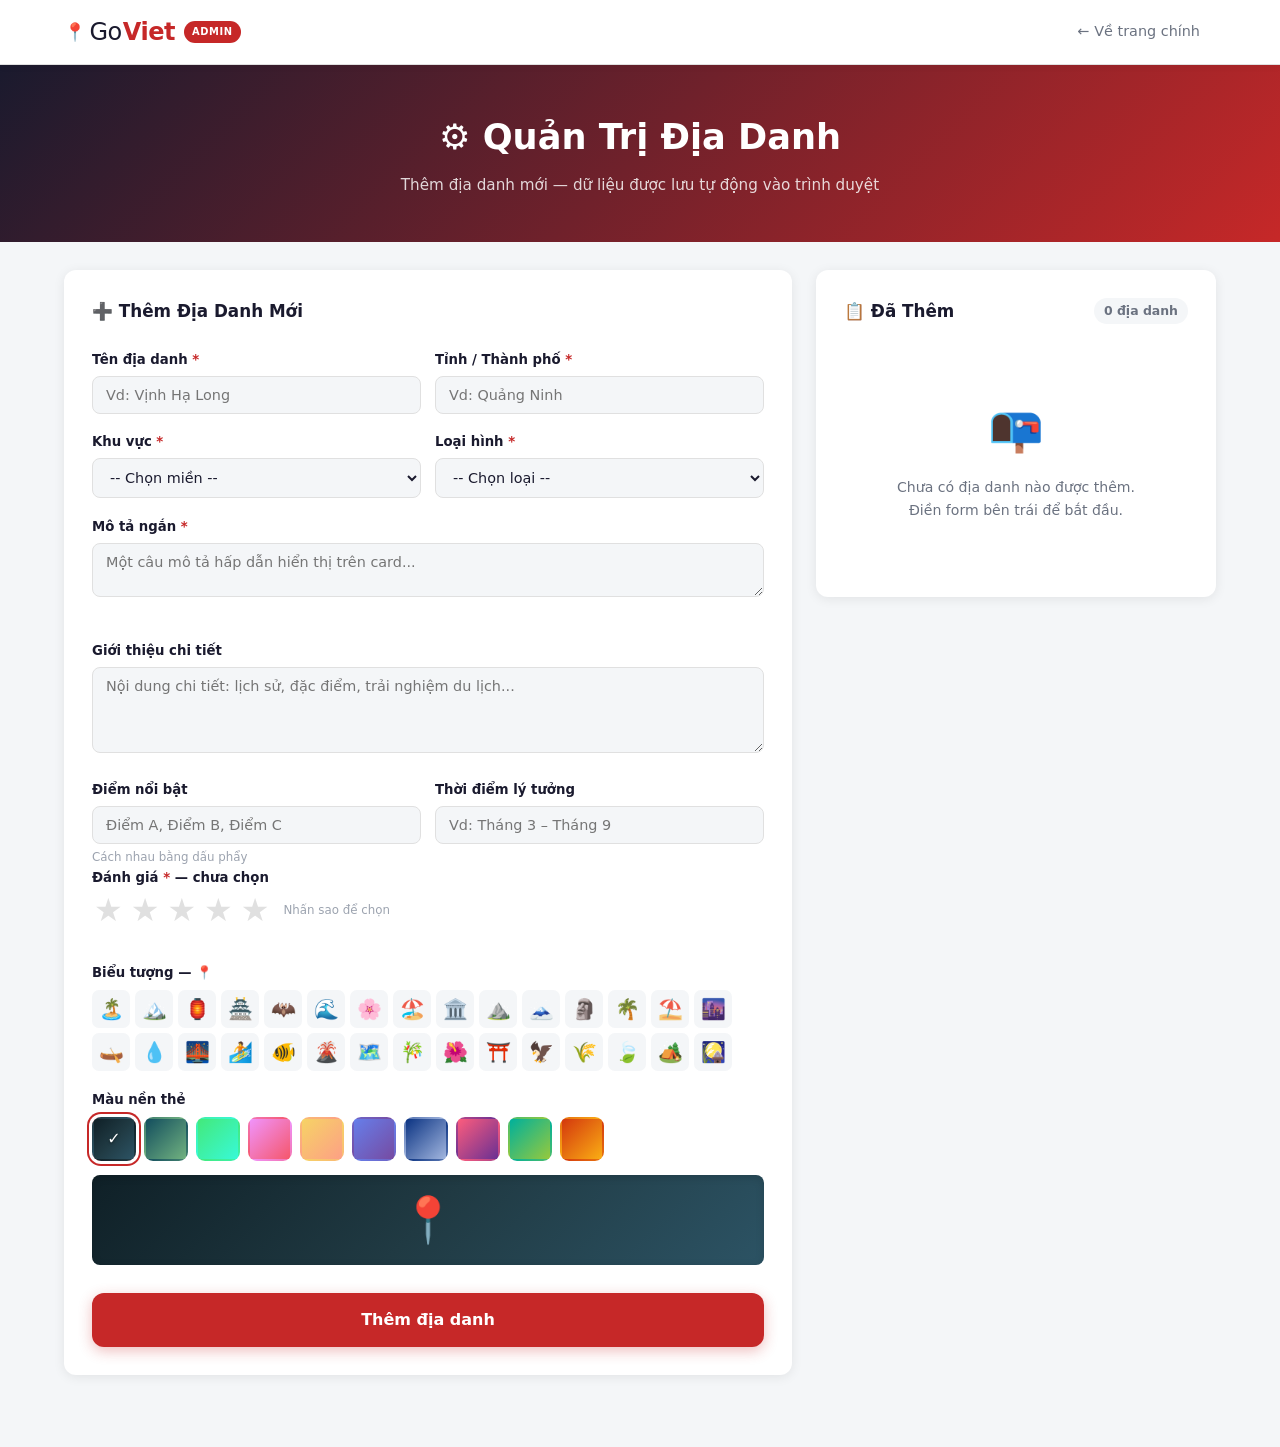
<file: docs/admin.html>
<!DOCTYPE html>
<html lang="vi">
<head>
  <meta charset="UTF-8" />
  <meta name="viewport" content="width=device-width, initial-scale=1.0" />
  <title>GoViet – Quản Trị</title>
  <link rel="stylesheet" href="css/style.css" />
  <link rel="stylesheet" href="css/admin.css" />
</head>
<body>
  <header class="header">
    <nav class="nav">
      <a href="index.html" class="logo">
        <span class="logo-pin">📍</span><span class="logo-go">Go</span><span class="logo-viet">Viet</span>
        <span class="admin-chip">Admin</span>
      </a>
      <a href="index.html" class="btn-back-site">← Về trang chính</a>
    </nav>
  </header>

  <div class="admin-hero">
    <h1>⚙️ Quản Trị Địa Danh</h1>
    <p>Thêm địa danh mới — dữ liệu được lưu tự động vào trình duyệt</p>
  </div>

  <div class="admin-wrap">

    <!-- FORM -->
    <div class="admin-left">
      <div class="panel">
        <h2 class="panel-title">➕ Thêm Địa Danh Mới</h2>
        <form id="addForm" novalidate>
          <div id="formBody"></div>
          <button type="submit" class="btn-submit">Thêm địa danh</button>
        </form>
      </div>
    </div>

    <!-- DANH SÁCH ĐÃ THÊM -->
    <div class="admin-right">
      <div class="panel">
        <div class="panel-title-row">
          <h2 class="panel-title">📋 Đã Thêm</h2>
          <span class="custom-count" id="customCount">0 địa danh</span>
        </div>
        <div id="customList"></div>
      </div>
    </div>

  </div>

  <div class="toast" id="toast"></div>

  <script src="js/data.js"></script>
  <script src="js/admin.js"></script>
</body>
</html>
</file>
<file: docs/css/style.css>
/* ===== VARIABLES ===== */
:root {
  --red: #c62828;
  --red-dark: #8e0000;
  --gold: #f9a825;
  --teal: #00897b;
  --bg: #f4f6f8;
  --surface: #ffffff;
  --border: #e0e0e0;
  --text: #1a1a2e;
  --text-muted: #6b7280;
  --text-light: #9ca3af;
  --shadow: 0 2px 12px rgba(0,0,0,0.08);
  --shadow-hover: 0 8px 30px rgba(0,0,0,0.15);
  --radius: 12px;
  --radius-sm: 8px;
  --radius-lg: 24px;
  --header-h: 64px;
  --ease: 0.25s ease;
}

/* ===== RESET ===== */
*, *::before, *::after { box-sizing: border-box; margin: 0; padding: 0; }
html { scroll-behavior: smooth; }
body {
  font-family: 'Segoe UI', system-ui, -apple-system, sans-serif;
  background: var(--bg);
  color: var(--text);
  line-height: 1.6;
  min-height: 100vh;
  display: flex;
  flex-direction: column;
}
a { text-decoration: none; color: inherit; }
ul { list-style: none; }
button { cursor: pointer; border: none; background: none; font: inherit; }

/* ===== HEADER ===== */
.header {
  position: sticky;
  top: 0;
  z-index: 100;
  background: rgba(255,255,255,0.96);
  backdrop-filter: blur(10px);
  border-bottom: 1px solid var(--border);
  box-shadow: 0 1px 8px rgba(0,0,0,0.06);
}
.nav {
  max-width: 1200px;
  margin: 0 auto;
  padding: 0 24px;
  height: var(--header-h);
  display: flex;
  align-items: center;
  justify-content: space-between;
  gap: 24px;
}
.logo {
  display: flex;
  align-items: center;
  font-size: 1.5rem;
  font-weight: 800;
  letter-spacing: -0.5px;
  gap: 1px;
}
.logo-pin { font-size: 1.1rem; margin-right: 3px; }
.logo-go { color: var(--text); font-weight: 500; }
.logo-viet { color: var(--red); }
.nav-list { display: flex; gap: 4px; }
.nav-link {
  padding: 8px 16px;
  border-radius: var(--radius-sm);
  font-weight: 500;
  color: var(--text-muted);
  font-size: 0.95rem;
  transition: color var(--ease), background var(--ease);
}
.nav-link:hover, .nav-link.active {
  color: var(--red);
  background: rgba(198,40,40,0.07);
}
.hamburger {
  display: none;
  flex-direction: column;
  gap: 5px;
  width: 28px;
  padding: 3px 0;
}
.hamburger span {
  display: block;
  height: 2px;
  background: var(--text);
  border-radius: 2px;
  transition: all var(--ease);
}
.hamburger.open span:nth-child(1) { transform: translateY(7px) rotate(45deg); }
.hamburger.open span:nth-child(2) { opacity: 0; }
.hamburger.open span:nth-child(3) { transform: translateY(-7px) rotate(-45deg); }
.mobile-menu {
  display: none;
  flex-direction: column;
  border-top: 1px solid var(--border);
  padding: 8px 24px 16px;
}
.mobile-menu.open { display: flex; }
.mobile-link {
  padding: 12px 0;
  font-weight: 500;
  color: var(--text-muted);
  border-bottom: 1px solid var(--border);
  transition: color var(--ease);
}
.mobile-link:last-child { border-bottom: none; }
.mobile-link:hover { color: var(--red); }

/* ===== MAIN ===== */
.main { flex: 1; }
.hidden { display: none; }

/* ===== HERO ===== */
.hero {
  background: linear-gradient(135deg, #1a1a2e 0%, #c62828 55%, #f9a825 100%);
  color: white;
  padding: 88px 24px 108px;
  text-align: center;
  position: relative;
  overflow: hidden;
}
.hero::before {
  content: '';
  position: absolute;
  inset: 0;
  background-image: radial-gradient(circle at 25% 60%, rgba(255,255,255,0.04) 0%, transparent 50%),
                    radial-gradient(circle at 75% 30%, rgba(255,255,255,0.04) 0%, transparent 50%);
}
.hero-inner { max-width: 680px; margin: 0 auto; position: relative; }
.hero-badge {
  display: inline-block;
  background: rgba(255,255,255,0.12);
  border: 1px solid rgba(255,255,255,0.25);
  padding: 6px 18px;
  border-radius: 99px;
  font-size: 0.85rem;
  font-weight: 500;
  margin-bottom: 22px;
  letter-spacing: 0.3px;
}
.hero-title {
  font-size: clamp(2rem, 5vw, 3.2rem);
  font-weight: 800;
  line-height: 1.2;
  margin-bottom: 16px;
  letter-spacing: -1px;
}
.hero-title span { color: var(--gold); }
.hero-subtitle {
  font-size: 1.05rem;
  opacity: 0.85;
  margin-bottom: 40px;
  max-width: 480px;
  margin-left: auto;
  margin-right: auto;
}
.hero-search {
  display: flex;
  max-width: 520px;
  margin: 0 auto 36px;
  border-radius: var(--radius-lg);
  overflow: hidden;
  box-shadow: 0 8px 32px rgba(0,0,0,0.25);
}
.hero-search input {
  flex: 1;
  padding: 16px 20px;
  border: none;
  outline: none;
  font-size: 1rem;
  color: var(--text);
}
.hero-search button {
  padding: 16px 26px;
  background: var(--gold);
  color: #1a1a2e;
  font-weight: 700;
  font-size: 0.95rem;
  transition: background var(--ease);
  white-space: nowrap;
}
.hero-search button:hover { background: #f0c800; }
.hero-stats {
  display: flex;
  justify-content: center;
  gap: 44px;
  flex-wrap: wrap;
}
.hero-stat strong {
  display: block;
  font-size: 2rem;
  font-weight: 800;
  color: var(--gold);
  line-height: 1;
}
.hero-stat span { font-size: 0.82rem; opacity: 0.8; margin-top: 4px; display: block; }

/* ===== SECTIONS ===== */
.section {
  max-width: 1200px;
  margin: 0 auto;
  padding: 56px 24px;
}
.section-header {
  display: flex;
  align-items: baseline;
  justify-content: space-between;
  gap: 16px;
  margin-bottom: 32px;
  flex-wrap: wrap;
}
.section-title {
  font-size: 1.75rem;
  font-weight: 800;
  color: var(--text);
  position: relative;
  padding-bottom: 10px;
}
.section-title::after {
  content: '';
  position: absolute;
  bottom: 0; left: 0;
  width: 36px; height: 3px;
  background: var(--red);
  border-radius: 2px;
}
.section-link {
  color: var(--red);
  font-weight: 600;
  font-size: 0.9rem;
  display: flex;
  align-items: center;
  gap: 4px;
  transition: gap var(--ease);
}
.section-link:hover { gap: 8px; }

/* ===== CARD GRID ===== */
.cards-grid {
  display: grid;
  grid-template-columns: repeat(auto-fill, minmax(300px, 1fr));
  gap: 24px;
}
.card {
  background: var(--surface);
  border-radius: var(--radius);
  overflow: hidden;
  box-shadow: var(--shadow);
  transition: transform var(--ease), box-shadow var(--ease);
  cursor: pointer;
  display: flex;
  flex-direction: column;
}
.card:hover { transform: translateY(-5px); box-shadow: var(--shadow-hover); }
.card-img {
  height: 185px;
  display: flex;
  align-items: center;
  justify-content: center;
  font-size: 3.5rem;
  position: relative;
  overflow: hidden;
  background: #e8e8e8;
}
.card-photo {
  position: absolute;
  inset: 0;
  width: 100%;
  height: 100%;
  object-fit: cover;
}
.card-img::after {
  content: '';
  position: absolute;
  inset: 0;
  background: linear-gradient(to top, rgba(0,0,0,0.4) 0%, transparent 60%);
}
.card-emoji { position: relative; z-index: 1; }
.card-badge {
  position: absolute;
  top: 12px; right: 12px;
  background: rgba(255,255,255,0.92);
  padding: 4px 10px;
  border-radius: 99px;
  font-size: 0.73rem;
  font-weight: 700;
  color: var(--text);
  z-index: 1;
}
.card-rating {
  position: absolute;
  bottom: 12px; left: 12px;
  background: rgba(0,0,0,0.55);
  color: white;
  padding: 3px 10px;
  border-radius: 99px;
  font-size: 0.78rem;
  font-weight: 600;
  z-index: 1;
}
.card-body {
  padding: 16px 20px 20px;
  flex: 1;
  display: flex;
  flex-direction: column;
}
.card-meta { display: flex; gap: 6px; margin-bottom: 8px; flex-wrap: wrap; }
.tag {
  padding: 3px 10px;
  border-radius: 99px;
  font-size: 0.72rem;
  font-weight: 700;
  letter-spacing: 0.2px;
}
.tag-region { background: rgba(198,40,40,0.1); color: var(--red); }
.tag-category { background: rgba(0,137,123,0.1); color: var(--teal); }
.card-name {
  font-size: 1.08rem;
  font-weight: 700;
  margin-bottom: 5px;
  color: var(--text);
  line-height: 1.3;
}
.card-province {
  font-size: 0.8rem;
  color: var(--text-muted);
  margin-bottom: 10px;
}
.card-desc {
  font-size: 0.87rem;
  color: var(--text-muted);
  line-height: 1.65;
  flex: 1;
  display: -webkit-box;
  -webkit-line-clamp: 3;
  -webkit-box-orient: vertical;
  overflow: hidden;
}
.card-footer {
  margin-top: 14px;
  padding-top: 12px;
  border-top: 1px solid var(--border);
  display: flex;
  align-items: center;
  justify-content: space-between;
}
.card-time { font-size: 0.76rem; color: var(--text-light); }
.btn-explore {
  padding: 6px 14px;
  background: var(--red);
  color: white;
  border-radius: 6px;
  font-size: 0.8rem;
  font-weight: 600;
  transition: background var(--ease);
}
.btn-explore:hover { background: var(--red-dark); }

/* ===== DESTINATIONS PAGE ===== */
.dest-header {
  background: linear-gradient(135deg, #1a1a2e, #c62828);
  color: white;
  padding: 52px 24px;
  text-align: center;
}
.dest-header h1 {
  font-size: clamp(1.8rem, 4vw, 2.6rem);
  font-weight: 800;
  margin-bottom: 8px;
}
.dest-header p { opacity: 0.82; font-size: 1rem; }

/* ===== FILTER BAR ===== */
.filter-bar {
  background: white;
  border-bottom: 1px solid var(--border);
  position: sticky;
  top: var(--header-h);
  z-index: 50;
  box-shadow: 0 2px 8px rgba(0,0,0,0.05);
}
.filter-inner {
  max-width: 1200px;
  margin: 0 auto;
  padding: 14px 24px;
  display: flex;
  gap: 10px;
  flex-wrap: wrap;
  align-items: center;
}
.search-wrap { flex: 1; min-width: 200px; position: relative; }
.search-wrap input {
  width: 100%;
  padding: 10px 38px 10px 14px;
  border: 1.5px solid var(--border);
  border-radius: var(--radius-sm);
  font-size: 0.92rem;
  outline: none;
  transition: border-color var(--ease), background var(--ease);
  background: var(--bg);
  color: var(--text);
}
.search-wrap input:focus { border-color: var(--red); background: white; }
.search-clear {
  position: absolute;
  right: 10px; top: 50%;
  transform: translateY(-50%);
  color: var(--text-light);
  font-size: 1rem;
  line-height: 1;
  display: none;
  padding: 2px;
  transition: color var(--ease);
}
.search-clear:hover { color: var(--red); }
.search-clear.visible { display: block; }
.filter-select {
  padding: 10px 12px;
  border: 1.5px solid var(--border);
  border-radius: var(--radius-sm);
  font-size: 0.88rem;
  outline: none;
  background: var(--bg);
  color: var(--text);
  cursor: pointer;
  transition: border-color var(--ease);
  min-width: 130px;
}
.filter-select:focus { border-color: var(--red); background: white; }

/* ===== RESULTS BAR ===== */
.results-bar {
  max-width: 1200px;
  margin: 0 auto;
  padding: 16px 24px 0;
  display: flex;
  align-items: center;
  justify-content: space-between;
  flex-wrap: wrap;
  gap: 8px;
}
.results-count { font-size: 0.88rem; color: var(--text-muted); }
.results-count strong { color: var(--text); }
.btn-reset {
  font-size: 0.82rem;
  color: var(--red);
  font-weight: 600;
  text-decoration: underline;
}

/* ===== EMPTY STATE ===== */
.empty {
  text-align: center;
  padding: 80px 24px;
  color: var(--text-muted);
}
.empty-icon { font-size: 4rem; margin-bottom: 16px; }
.empty h3 { font-size: 1.25rem; font-weight: 700; color: var(--text); margin-bottom: 8px; }
.empty p { font-size: 0.9rem; }

/* ===== PAGINATION ===== */
.pagination {
  display: flex;
  justify-content: center;
  align-items: center;
  gap: 6px;
  padding: 40px 24px;
  flex-wrap: wrap;
}
.page-btn {
  min-width: 40px;
  height: 40px;
  padding: 0 12px;
  display: flex;
  align-items: center;
  justify-content: center;
  border-radius: var(--radius-sm);
  font-size: 0.9rem;
  font-weight: 600;
  color: var(--text-muted);
  background: white;
  border: 1.5px solid var(--border);
  cursor: pointer;
  transition: all var(--ease);
}
.page-btn:hover:not(:disabled) { border-color: var(--red); color: var(--red); }
.page-btn.active { background: var(--red); color: white; border-color: var(--red); }
.page-btn:disabled { opacity: 0.38; cursor: not-allowed; }
.page-ellipsis {
  min-width: 40px; height: 40px;
  display: flex; align-items: center; justify-content: center;
  color: var(--text-light); font-size: 0.9rem;
}

/* ===== DETAIL VIEW ===== */
.detail-hero {
  min-height: 300px;
  display: flex;
  align-items: flex-end;
  padding: 0 24px 36px;
  position: relative;
  overflow: hidden;
  background: #1a1a2e;
}
.detail-hero-img {
  position: absolute;
  inset: 0;
  width: 100%;
  height: 100%;
  object-fit: cover;
  opacity: 0.75;
}
.detail-gallery {
  display: flex;
  gap: 8px;
  padding: 8px 24px;
  background: #111;
  overflow-x: auto;
  scrollbar-width: thin;
}
.gallery-img {
  height: 90px;
  width: 140px;
  object-fit: cover;
  border-radius: 6px;
  flex-shrink: 0;
  cursor: pointer;
  opacity: 0.75;
  transition: opacity 0.2s;
}
.gallery-img:hover { opacity: 1; }
.detail-hero::after {
  content: '';
  position: absolute;
  inset: 0;
  background: linear-gradient(to top, rgba(0,0,0,0.55) 0%, rgba(0,0,0,0.1) 60%, transparent 100%);
}
.detail-hero-inner {
  max-width: 900px;
  margin: 0 auto;
  width: 100%;
  position: relative;
  z-index: 1;
  padding-top: 80px;
}
.detail-emoji {
  font-size: 3.5rem;
  line-height: 1;
  margin-bottom: 10px;
  filter: drop-shadow(0 2px 8px rgba(0,0,0,0.3));
}
.detail-name {
  font-size: clamp(1.8rem, 4vw, 2.8rem);
  font-weight: 800;
  color: white;
  text-shadow: 0 2px 12px rgba(0,0,0,0.4);
  margin-bottom: 8px;
  line-height: 1.2;
}
.detail-province { color: rgba(255,255,255,0.85); font-size: 1rem; }
.detail-body {
  max-width: 900px;
  margin: 0 auto;
  padding: 36px 24px 72px;
}
.back-btn {
  display: inline-flex;
  align-items: center;
  gap: 6px;
  color: var(--red);
  font-weight: 600;
  font-size: 0.9rem;
  margin-bottom: 28px;
  padding: 8px 0;
  transition: gap var(--ease);
}
.back-btn:hover { gap: 10px; }
.detail-info-grid {
  display: grid;
  grid-template-columns: repeat(auto-fill, minmax(190px, 1fr));
  gap: 14px;
  margin-bottom: 36px;
}
.info-card {
  background: white;
  border-radius: var(--radius);
  padding: 18px 16px;
  box-shadow: var(--shadow);
  text-align: center;
}
.info-card-icon { font-size: 1.6rem; margin-bottom: 6px; }
.info-card-label {
  font-size: 0.72rem;
  text-transform: uppercase;
  letter-spacing: 0.8px;
  color: var(--text-light);
  margin-bottom: 5px;
  font-weight: 600;
}
.info-card-value { font-size: 0.92rem; font-weight: 700; color: var(--text); }
.detail-section { margin-bottom: 32px; }
.detail-section-title {
  font-size: 1.15rem;
  font-weight: 700;
  margin-bottom: 14px;
  color: var(--text);
  display: flex;
  align-items: center;
  gap: 8px;
}
.detail-section-title::before {
  content: '';
  width: 4px; height: 18px;
  background: var(--red);
  border-radius: 2px;
  display: inline-block;
  flex-shrink: 0;
}
.detail-desc {
  font-size: 0.97rem;
  line-height: 1.85;
  color: var(--text-muted);
  white-space: pre-line;
}
.highlights-list { display: flex; flex-wrap: wrap; gap: 10px; }
.highlight-item {
  padding: 8px 16px;
  background: rgba(198,40,40,0.06);
  border: 1.5px solid rgba(198,40,40,0.18);
  border-radius: 99px;
  font-size: 0.86rem;
  font-weight: 600;
  color: var(--red);
}
.related-grid {
  display: grid;
  grid-template-columns: repeat(auto-fill, minmax(260px, 1fr));
  gap: 20px;
}

/* ===== ABOUT PAGE ===== */
.about-hero {
  background: linear-gradient(135deg, #1a1a2e, #c62828);
  color: white;
  padding: 64px 24px;
  text-align: center;
}
.about-hero h1 { font-size: clamp(2rem, 5vw, 3rem); font-weight: 800; margin-bottom: 12px; }
.about-hero p { opacity: 0.85; max-width: 500px; margin: 0 auto; font-size: 1rem; }
.about-body { max-width: 800px; margin: 0 auto; padding: 52px 24px; }
.about-card {
  background: white;
  border-radius: var(--radius);
  padding: 28px 32px;
  box-shadow: var(--shadow);
  margin-bottom: 20px;
}
.about-card h2 {
  font-size: 1.15rem;
  font-weight: 700;
  margin-bottom: 14px;
  color: var(--text);
  display: flex;
  align-items: center;
  gap: 10px;
}
.about-card p {
  color: var(--text-muted);
  line-height: 1.8;
  margin-bottom: 10px;
  font-size: 0.95rem;
}
.about-card p:last-child { margin-bottom: 0; }
.tech-list { display: flex; flex-wrap: wrap; gap: 8px; margin-top: 14px; }
.tech-badge {
  padding: 6px 14px;
  border-radius: 99px;
  font-size: 0.8rem;
  font-weight: 600;
  background: var(--bg);
  border: 1.5px solid var(--border);
  color: var(--text);
}

/* ===== FOOTER ===== */
.footer {
  background: #1a1a2e;
  color: rgba(255,255,255,0.65);
  text-align: center;
  padding: 32px 24px;
}
.footer-inner {}
.footer-brand {
  display: flex;
  align-items: center;
  justify-content: center;
  gap: 1px;
  font-size: 1.4rem;
  font-weight: 800;
  margin-bottom: 8px;
}
.footer .logo-go { color: rgba(255,255,255,0.9); font-weight: 500; }
.footer .logo-viet { color: var(--gold); }
.footer-tagline { font-size: 0.88rem; margin-bottom: 6px; }
.footer-copy { font-size: 0.78rem; opacity: 0.55; }
.footer-admin-link {
  display: inline-block;
  margin-top: 12px;
  font-size: 0.76rem;
  color: rgba(255,255,255,0.25);
  transition: color var(--ease);
}
.footer-admin-link:hover { color: rgba(255,255,255,0.65); }

/* ===== LIGHTBOX ===== */
.lightbox {
  position: fixed;
  inset: 0;
  background: rgba(0,0,0,0.92);
  z-index: 999;
  display: flex;
  align-items: center;
  justify-content: center;
}
.lightbox.hidden { display: none; }
.lightbox-img {
  max-width: 90vw;
  max-height: 88vh;
  object-fit: contain;
  border-radius: 6px;
  display: block;
}
.lightbox-close {
  position: absolute;
  top: 16px; right: 20px;
  color: white;
  font-size: 1.4rem;
  background: rgba(255,255,255,0.15);
  border-radius: 50%;
  width: 42px; height: 42px;
  display: flex; align-items: center; justify-content: center;
  transition: background var(--ease);
}
.lightbox-close:hover { background: rgba(255,255,255,0.3); }
.lightbox-prev, .lightbox-next {
  position: absolute;
  top: 50%; transform: translateY(-50%);
  color: white;
  font-size: 2.5rem;
  background: rgba(255,255,255,0.12);
  border-radius: 50%;
  width: 52px; height: 52px;
  display: flex; align-items: center; justify-content: center;
  transition: background var(--ease);
}
.lightbox-prev { left: 16px; }
.lightbox-next { right: 16px; }
.lightbox-prev:hover, .lightbox-next:hover { background: rgba(255,255,255,0.28); }

/* ===== RESPONSIVE ===== */
@media (max-width: 768px) {
  .nav-list { display: none; }
  .hamburger { display: flex; }
  .hero { padding: 60px 16px 80px; }
  .hero-stats { gap: 28px; }
  .hero-stat strong { font-size: 1.6rem; }
  .section { padding: 36px 16px; }
  .dest-header { padding: 36px 16px; }
  .filter-inner { padding: 12px 16px; }
  .results-bar { padding: 12px 16px 0; }
  .detail-hero { padding: 0 16px 28px; min-height: 250px; }
  .detail-body { padding: 24px 16px 56px; }
  .cards-grid { grid-template-columns: 1fr; }
  .detail-info-grid { grid-template-columns: repeat(2, 1fr); }
  .about-card { padding: 22px 20px; }
  .about-body { padding: 36px 16px; }
}

@media (max-width: 480px) {
  .hero-search { flex-direction: column; border-radius: var(--radius); }
  .hero-search input { border-radius: var(--radius) var(--radius) 0 0; }
  .hero-search button { border-radius: 0 0 var(--radius) var(--radius); }
  .filter-inner { gap: 8px; }
  .filter-select { min-width: unset; flex: 1; }
}
</file>
<file: docs/css/admin.css>
/* ===== ADMIN HEADER ===== */
.admin-chip {
  background: var(--red);
  color: white;
  font-size: 0.62rem;
  font-weight: 700;
  padding: 2px 8px;
  border-radius: 99px;
  letter-spacing: 0.6px;
  text-transform: uppercase;
  margin-left: 8px;
  vertical-align: middle;
  line-height: 1.8;
}
.btn-back-site {
  padding: 8px 16px;
  border-radius: var(--radius-sm);
  font-size: 0.9rem;
  font-weight: 500;
  color: var(--text-muted);
  transition: color var(--ease), background var(--ease);
}
.btn-back-site:hover { color: var(--red); background: rgba(198,40,40,0.07); }

/* ===== ADMIN HERO ===== */
.admin-hero {
  background: linear-gradient(135deg, #1a1a2e, #c62828);
  color: white;
  padding: 44px 24px;
  text-align: center;
}
.admin-hero h1 { font-size: clamp(1.6rem, 3.5vw, 2.2rem); font-weight: 800; margin-bottom: 8px; }
.admin-hero p { opacity: 0.82; font-size: 0.95rem; }

/* ===== LAYOUT ===== */
.admin-wrap {
  max-width: 1200px;
  margin: 28px auto 72px;
  padding: 0 24px;
  display: grid;
  grid-template-columns: 1fr 400px;
  gap: 24px;
  align-items: start;
}
.panel {
  background: white;
  border-radius: var(--radius);
  padding: 28px;
  box-shadow: var(--shadow);
}
.panel-title {
  font-size: 1.05rem;
  font-weight: 700;
  color: var(--text);
  margin-bottom: 24px;
  display: flex;
  align-items: center;
  gap: 8px;
}
.panel-title-row {
  display: flex;
  align-items: center;
  justify-content: space-between;
  margin-bottom: 20px;
}
.panel-title-row .panel-title { margin-bottom: 0; }
.custom-count {
  font-size: 0.78rem;
  color: var(--text-muted);
  background: var(--bg);
  padding: 3px 10px;
  border-radius: 99px;
  font-weight: 600;
}

/* ===== FORM GROUPS ===== */
.fg { margin-bottom: 18px; }
.fg-row {
  display: grid;
  grid-template-columns: 1fr 1fr;
  gap: 14px;
}
.fg-row .fg { margin-bottom: 0; }
.fg label {
  display: block;
  font-size: 0.83rem;
  font-weight: 600;
  color: var(--text);
  margin-bottom: 6px;
}
.fg label em { color: var(--red); font-style: normal; }
.fg input[type="text"],
.fg textarea,
.fg select {
  width: 100%;
  padding: 10px 13px;
  border: 1.5px solid var(--border);
  border-radius: var(--radius-sm);
  font-size: 0.9rem;
  font-family: inherit;
  color: var(--text);
  background: var(--bg);
  outline: none;
  transition: border-color var(--ease), background var(--ease);
  resize: vertical;
}
.fg input:focus,
.fg textarea:focus,
.fg select:focus { border-color: var(--red); background: white; }
.fg small {
  display: block;
  font-size: 0.74rem;
  color: var(--text-light);
  margin-top: 4px;
}
.ferr {
  display: block;
  font-size: 0.76rem;
  color: var(--red);
  margin-top: 4px;
  min-height: 1.1em;
  font-weight: 500;
}

/* ===== STAR RATING ===== */
.star-row {
  display: flex;
  align-items: center;
  gap: 4px;
  margin-top: 6px;
}
.star {
  font-size: 2rem;
  color: var(--border);
  line-height: 1;
  transition: color var(--ease), transform var(--ease);
  padding: 0 2px;
}
.star.on, .star.hov { color: var(--gold); transform: scale(1.12); }
.star-hint { font-size: 0.74rem; color: var(--text-light); margin-left: 8px; }

/* ===== EMOJI GRID ===== */
.emoji-grid {
  display: flex;
  flex-wrap: wrap;
  gap: 5px;
  margin-top: 7px;
}
.ep {
  width: 38px; height: 38px;
  font-size: 1.25rem;
  border-radius: 7px;
  border: 2px solid transparent;
  background: var(--bg);
  cursor: pointer;
  display: flex;
  align-items: center;
  justify-content: center;
  transition: all var(--ease);
}
.ep:hover { border-color: rgba(198,40,40,0.4); background: rgba(198,40,40,0.05); }
.ep.active { border-color: var(--red); background: rgba(198,40,40,0.08); }

/* ===== GRADIENT SWATCHES ===== */
.grad-grid {
  display: flex;
  flex-wrap: wrap;
  gap: 8px;
  margin-top: 7px;
  margin-bottom: 14px;
}
.gp {
  width: 44px; height: 44px;
  border-radius: 9px;
  border: 2.5px solid transparent;
  cursor: pointer;
  font-size: 1rem;
  font-weight: 700;
  color: white;
  text-shadow: 0 1px 3px rgba(0,0,0,0.5);
  transition: transform var(--ease), box-shadow var(--ease);
  display: flex;
  align-items: center;
  justify-content: center;
}
.gp:hover { transform: scale(1.12); }
.gp.active { box-shadow: 0 0 0 3px white, 0 0 0 5px var(--red); }
.grad-preview {
  height: 90px;
  border-radius: var(--radius-sm);
  display: flex;
  align-items: center;
  justify-content: center;
  font-size: 2.8rem;
  transition: background 0.4s ease;
  box-shadow: inset 0 2px 8px rgba(0,0,0,0.15);
}

/* ===== SUBMIT ===== */
.btn-submit {
  width: 100%;
  padding: 14px;
  background: var(--red);
  color: white;
  border-radius: var(--radius);
  font-size: 1rem;
  font-weight: 700;
  margin-top: 10px;
  transition: background var(--ease), transform var(--ease), box-shadow var(--ease);
  box-shadow: 0 4px 14px rgba(198,40,40,0.3);
}
.btn-submit:hover { background: var(--red-dark); transform: translateY(-1px); box-shadow: 0 6px 18px rgba(198,40,40,0.35); }
.btn-submit:active { transform: translateY(0); }

/* ===== CUSTOM LIST ===== */
.list-empty {
  text-align: center;
  padding: 48px 16px;
  color: var(--text-muted);
}
.list-empty .list-empty-icon { font-size: 2.8rem; display: block; margin-bottom: 12px; }
.list-empty p { font-size: 0.88rem; }

.list-item {
  display: flex;
  align-items: center;
  gap: 12px;
  padding: 12px 0;
  border-bottom: 1px solid var(--border);
  transition: background var(--ease);
}
.list-item:last-child { border-bottom: none; padding-bottom: 0; }
.list-thumb {
  width: 52px; height: 52px;
  border-radius: 10px;
  display: flex;
  align-items: center;
  justify-content: center;
  font-size: 1.5rem;
  flex-shrink: 0;
}
.list-info { flex: 1; min-width: 0; }
.list-name {
  font-size: 0.9rem;
  font-weight: 700;
  color: var(--text);
  white-space: nowrap;
  overflow: hidden;
  text-overflow: ellipsis;
}
.list-sub {
  font-size: 0.74rem;
  color: var(--text-muted);
  margin-top: 2px;
  white-space: nowrap;
  overflow: hidden;
  text-overflow: ellipsis;
}
.btn-del {
  font-size: 1.15rem;
  padding: 7px;
  border-radius: 7px;
  color: var(--text-light);
  flex-shrink: 0;
  transition: color var(--ease), background var(--ease);
}
.btn-del:hover { color: var(--red); background: rgba(198,40,40,0.08); }

/* ===== TOAST ===== */
.toast {
  position: fixed;
  bottom: 28px;
  right: 28px;
  background: #1a1a2e;
  color: white;
  padding: 14px 20px;
  border-radius: var(--radius);
  font-size: 0.88rem;
  font-weight: 500;
  box-shadow: 0 8px 28px rgba(0,0,0,0.22);
  transform: translateY(120px);
  opacity: 0;
  transition: transform 0.3s ease, opacity 0.3s ease;
  z-index: 999;
  max-width: 320px;
  border-left: 4px solid transparent;
}
.toast.show { transform: translateY(0); opacity: 1; }
.toast.success { border-left-color: #43e97b; }
.toast.info { border-left-color: var(--gold); }
.toast.error { border-left-color: var(--red); }

/* ===== RESPONSIVE ===== */
@media (max-width: 900px) {
  .admin-wrap { grid-template-columns: 1fr; }
  .admin-right { order: -1; }
}
@media (max-width: 600px) {
  .fg-row { grid-template-columns: 1fr; }
  .admin-wrap { padding: 0 16px; margin-top: 20px; }
  .panel { padding: 20px 16px; }
  .admin-hero { padding: 32px 16px; }
}
</file>
